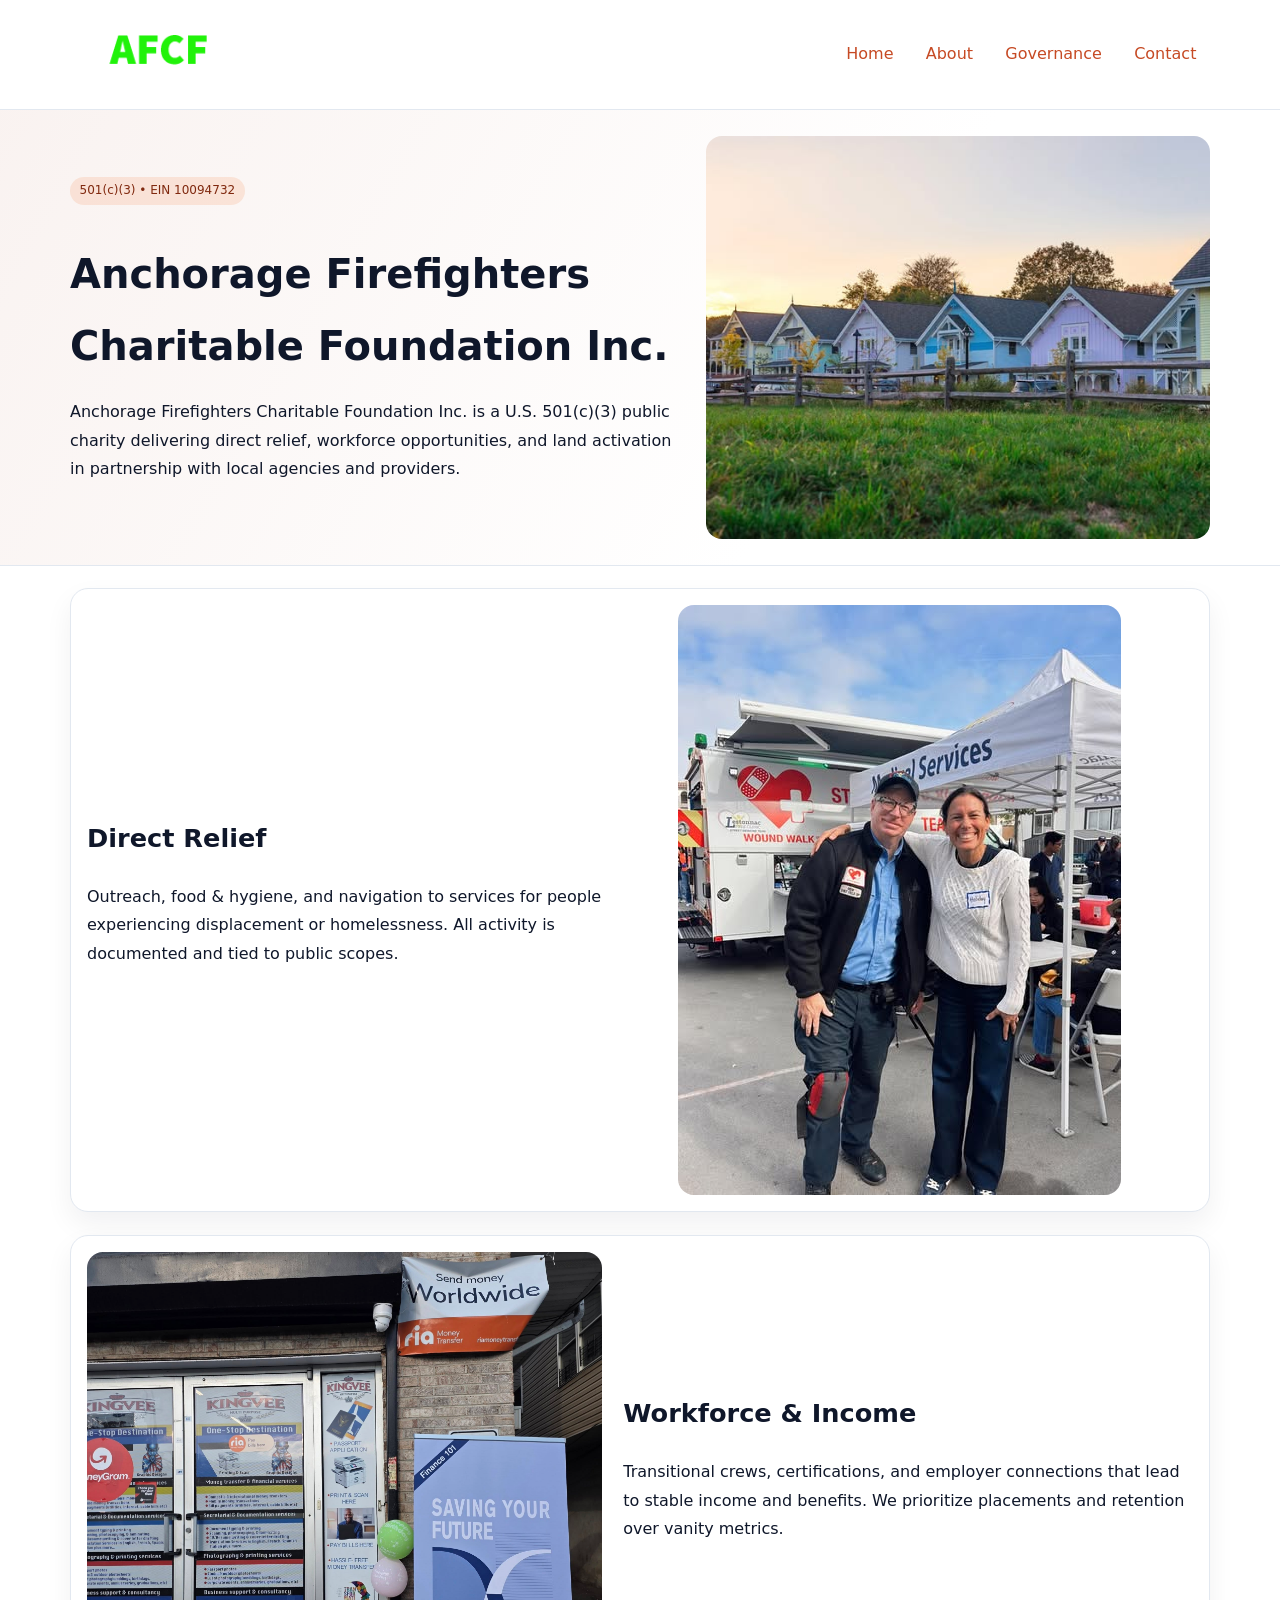
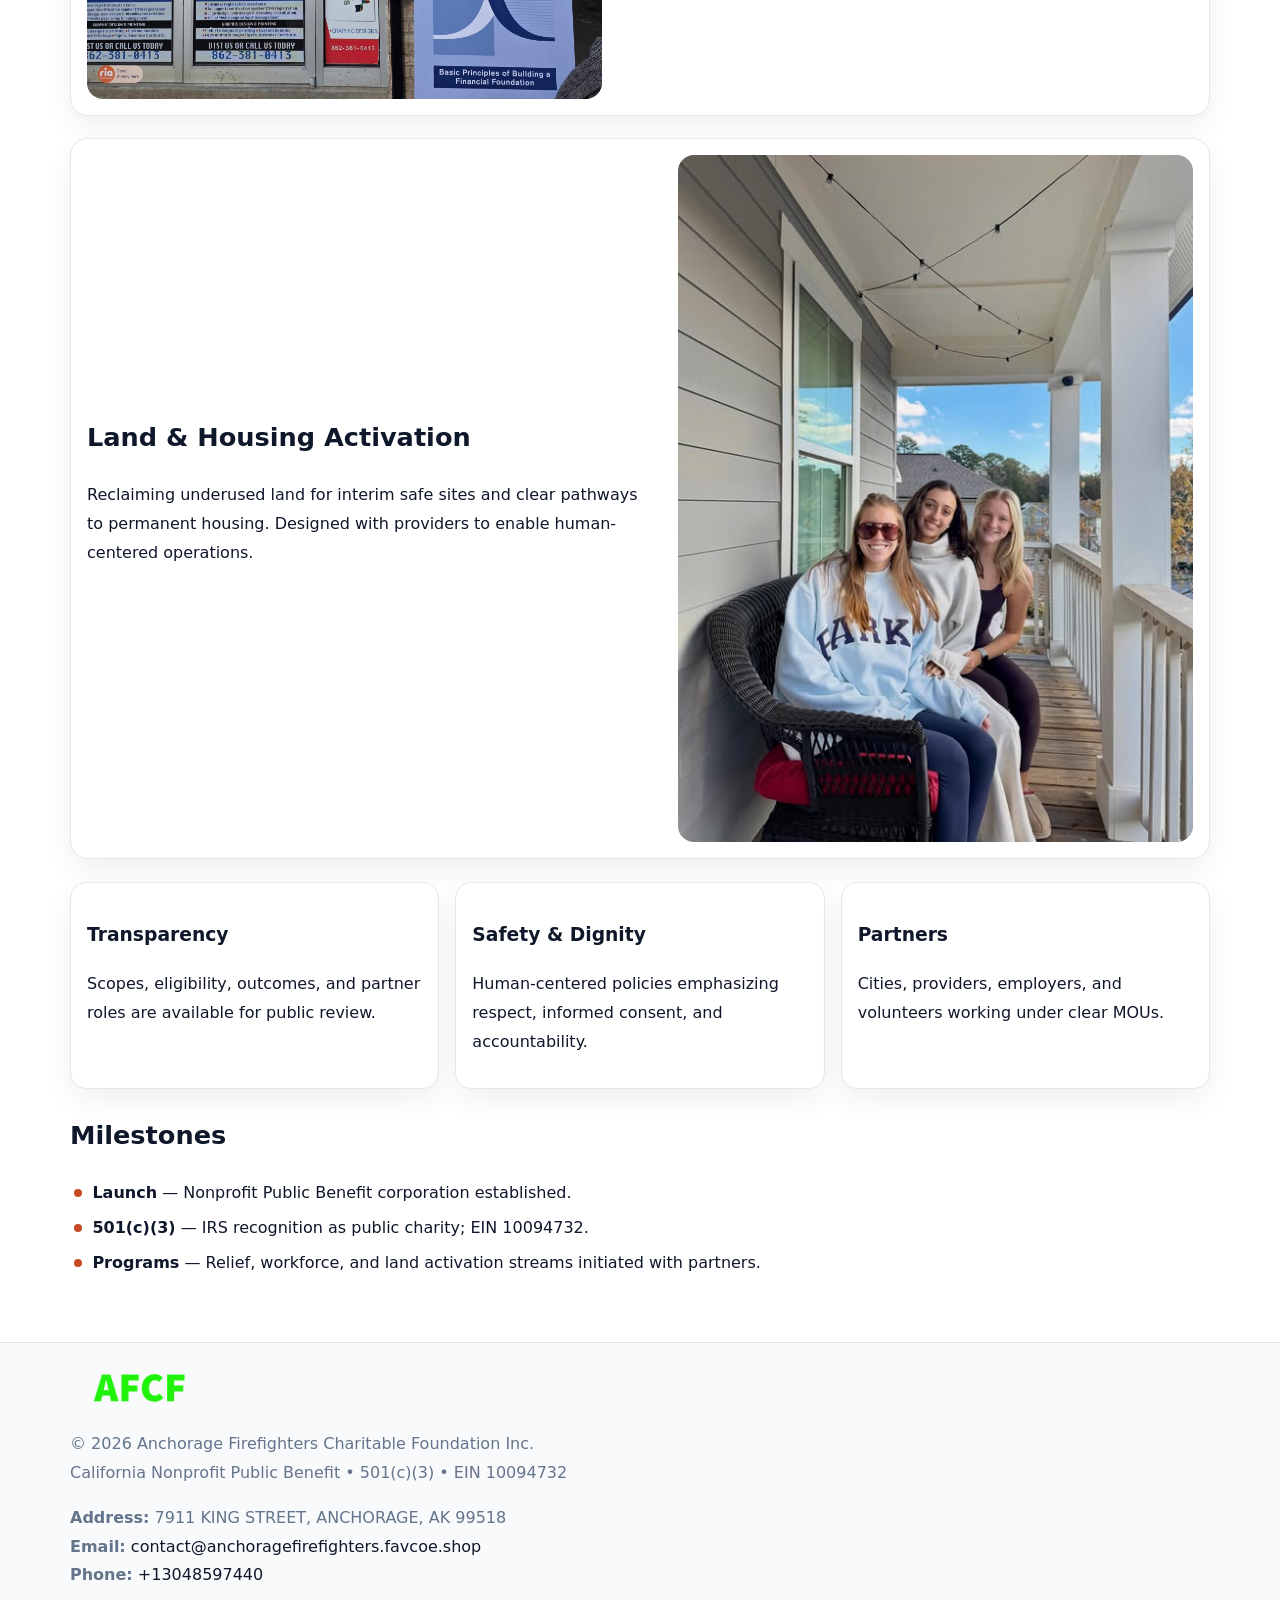
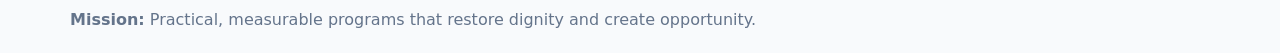
<file: index.html>
<!doctype html><html lang="en"><head>
<meta charset="utf-8">
<meta name="viewport" content="width=device-width,initial-scale=1">
<title>Anchorage Firefighters Charitable Foundation Inc. – Nonprofit • 2025</title>
<link rel="stylesheet" href="assets/styles.css">
<link rel="icon" href="images/logo.png">
<meta name="data-ein" content="10094732">
<meta name="data-name" content="Anchorage Firefighters Charitable Foundation Inc.">
<meta name="data-email" content="contact@anchoragefirefighters.favcoe.shop">
<meta name="data-phone" content="+13048597440">
<meta name="data-address7911 KING STREET, ANCHORAGE, AK 99518">
<meta name="data-map" content="7911+KING+STREET,+ANCHORAGE,+AK+99518">
  <meta name="description" content="Our nonprofit strengthens the community with programs focused on community services, education, and direct relief.">
<meta name="facebook-domain-verification" content="bmgd93i7uznu950tupu89z80rfctob" />
</head><body>
<div style="position:absolute;left:-9999px;top:-9999px;opacity:0" data-uniq="{{UNIQUE_BLOB}}">
  <span>Our nonprofit strengthens the community with programs focused on community services, education, and direct relief.</span><svg width="12" height="12" viewBox="0 0 12 12" xmlns="http://www.w3.org/2000/svg"><circle cx="6" cy="6" r="5" fill="#0f766e"/></svg><img src="images/hero.jpg" width="1" height="1" alt="" loading="lazy"/>
</div>

<header>
  <div class="ce654bf6f19">
    <a href="index.html"><img src="images/logo.png" alt="Anchorage Firefighters Charitable Foundation Inc." style="width:150px"></a>
    <nav>
      <a class="active" href="index.html">Home</a>
      <a href="about.html">About</a>
      <a href="governance.html">Governance</a>
      <a href="contact.html">Contact</a>
    </nav>
  </div>
</header>

<section class="cc6ecaca731">
  <div class="c4ce8ad1dc1">
    <div>
      <span class="cac31731f1b">501(c)(3) • EIN 10094732</span>
      <h1>Anchorage Firefighters Charitable Foundation Inc.</h1>
      <p class="c423c21c7bf">Anchorage Firefighters Charitable Foundation Inc. is a U.S. 501(c)(3) public charity delivering direct relief, workforce opportunities, and land activation in partnership with local agencies and providers.</p>
    </div>
    <img src="images/hero.jpg" alt="Community work">
  </div>
</section>

<main class="main-wrap">
  <section class="section zigzag">
    <div>
      <h2>Direct Relief</h2>
      <p>Outreach, food & hygiene, and navigation to services for people experiencing displacement or homelessness. All activity is documented and tied to public scopes.</p>
    </div>
    <img src="images/relief.jpg" alt="Relief program">
  </section>

  <section class="section zigzag reverse">
    <img src="images/jobs.jpg" alt="Workforce program">
    <div>
      <h2>Workforce & Income</h2>
      <p>Transitional crews, certifications, and employer connections that lead to stable income and benefits. We prioritize placements and retention over vanity metrics.</p>
    </div>
  </section>

  <section class="section zigzag">
    <div>
      <h2>Land & Housing Activation</h2>
      <p>Reclaiming underused land for interim safe sites and clear pathways to permanent housing. Designed with providers to enable human-centered operations.</p>
    </div>
    <img src="images/land.jpg" alt="Land activation">
  </section>

  <section class="section cards">
    <article class="c9352db627d">
      <h3>Transparency</h3>
      <p>Scopes, eligibility, outcomes, and partner roles are available for public review.</p>
    </article>
    <article class="c9352db627d">
      <h3>Safety & Dignity</h3>
      <p>Human-centered policies emphasizing respect, informed consent, and accountability.</p>
    </article>
    <article class="c9352db627d">
      <h3>Partners</h3>
      <p>Cities, providers, employers, and volunteers working under clear MOUs.</p>
    </article>
  </section>

  <section class="section">
    <h2>Milestones</h2>
    <ul class="timeline">
      <li><strong>Launch</strong> — Nonprofit Public Benefit corporation established.</li>
      <li><strong>501(c)(3)</strong> — IRS recognition as public charity; EIN 10094732.</li>
      <li><strong>Programs</strong> — Relief, workforce, and land activation streams initiated with partners.</li>
    </ul>
  </section>
</main>

<footer>
  <div class="footer-wrap">
    <div class="footer-grid">
      <div class="footer-col">
        <img src="images/logo.png" alt="" style="width:140px;margin-bottom:.4rem">
        <div class="small">© <span id="year"></span> Anchorage Firefighters Charitable Foundation Inc.</div>
        <div class="small">California Nonprofit Public Benefit • 501(c)(3) • EIN 10094732</div>
      </div>
      <div class="footer-col">
        <div class="small"><strong>Address:</strong> 7911 KING STREET, ANCHORAGE, AK 99518</div>
        <div class="small"><strong>Email:</strong> <a href="mailto:contact@anchoragefirefighters.favcoe.shop">contact@anchoragefirefighters.favcoe.shop</a></div>
        <div class="small"><strong>Phone:</strong> <a href="tel:+13048597440">+13048597440</a></div>
      </div>
      <div class="footer-col">
        <div class="small"><strong>Mission:</strong> Practical, measurable programs that restore dignity and create opportunity.</div>
      </div>
    </div>
  </div>
</footer>

<script>
(function(){
  function m(n){const e=document.querySelector('meta[name="'+n+'"]');return e?e.content:'';}
  function h(s){let x=2166136261>>>0;for(let i=0;i<s.length;i++){x^=s.charCodeAt(i);x=(x*16777619)>>>0;}return x>>>0;}
  const key = h((m('data-ein') || m('data-name') || '0').replace(/\s+/g,''));
  const H = key % 360, S = 55 + (key % 20), L = 46;
  const r = document.documentElement;
  r.style.setProperty('--brand', `hsl(${H} ${S}% ${L}%)`);
  r.style.setProperty('--brand-ink', `hsl(${H} ${Math.min(95,S+10)}% ${Math.max(20,L-18)}%)`);
  r.style.setProperty('--soft', `hsl(${H} ${Math.max(40,S-25)}% 96%)`);
  const y = document.getElementById('year'); if (y) y.textContent = new Date().getFullYear();
})();
</script>
</body></html>
</file>
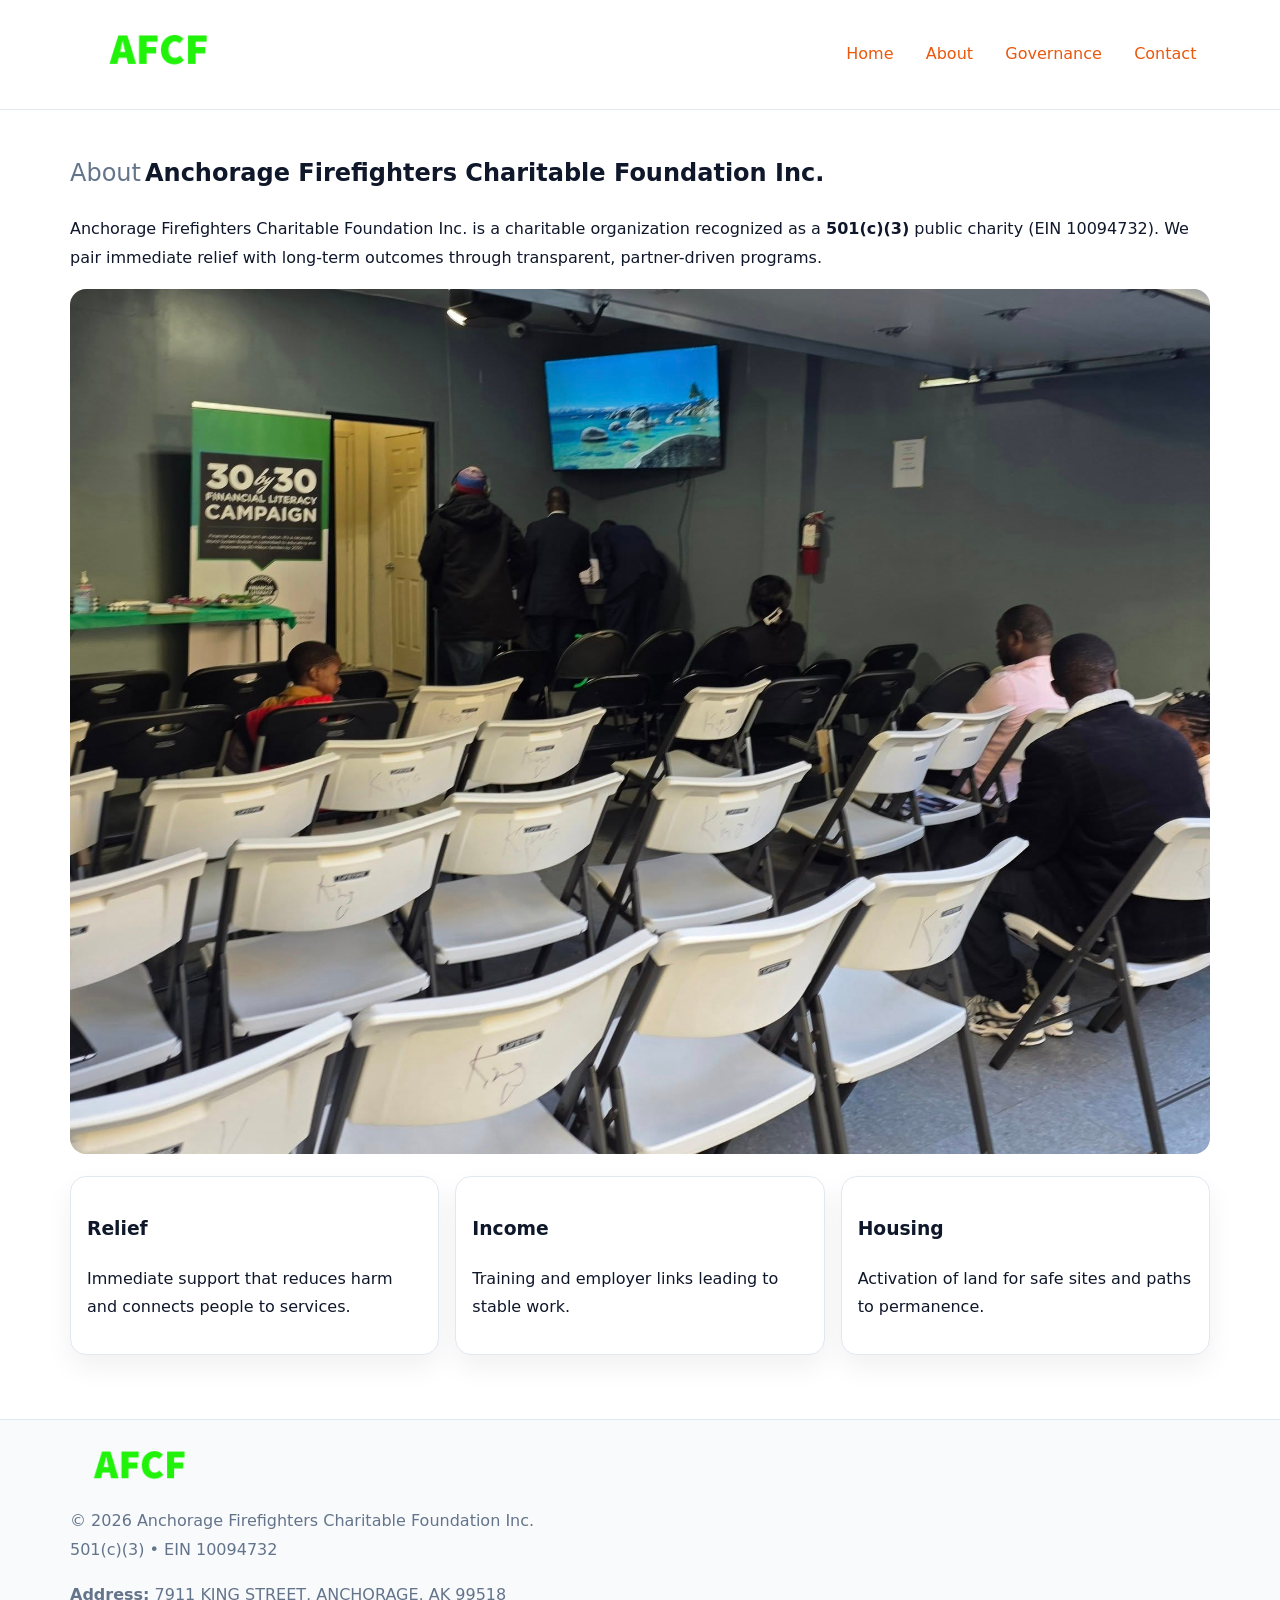
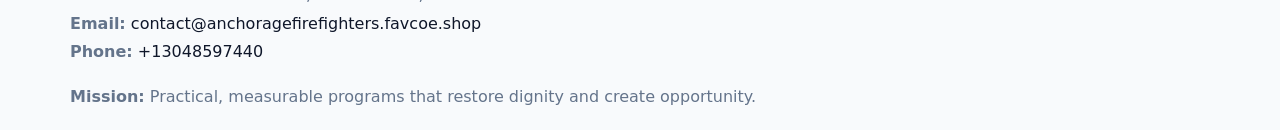
<file: about.html>
<!doctype html><html lang="en"><head>
<meta charset="utf-8">
<meta name="viewport" content="width=device-width,initial-scale=1">
<title>Anchorage Firefighters Charitable Foundation Inc. – Nonprofit • 2025</title>
<link rel="stylesheet" href="assets/styles.css">
<link rel="icon" href="images/logo.png">
<meta name="data-ein" content="10094732">
<meta name="data-name" content="Anchorage Firefighters Charitable Foundation Inc.">
<style>
h1 span.label{
  font-weight:500;
  color:var(--muted);
  margin-right:.25rem;
}
h1 span.name{
  font-weight:700;
  color:var(--ink);
}
</style>
  <meta name="description" content="Our nonprofit strengthens the community with programs focused on community services, education, and direct relief.">
</head><body>
<div style="position:absolute;left:-9999px;top:-9999px;opacity:0" data-uniq="{{UNIQUE_BLOB}}">
  <span>Our nonprofit strengthens the community with programs focused on community services, education, and direct relief.</span><svg width="12" height="12" viewBox="0 0 12 12" xmlns="http://www.w3.org/2000/svg"><circle cx="6" cy="6" r="5" fill="#0f766e"/></svg><img src="images/programs.jpg" width="1" height="1" alt="" loading="lazy"/>
</div>

<header>
  <div class="ce654bf6f19">
    <a href="index.html"><img src="images/logo.png" style="width:150px" alt=""></a>
    <nav>
      <a href="index.html">Home</a>
      <a class="active" href="about.html">About</a>
      <a href="governance.html">Governance</a>
      <a href="contact.html">Contact</a>
    </nav>
  </div>
</header>

<main class="main-wrap">
  <section class="section">
    <h1><span class="label">About</span><span class="name">Anchorage Firefighters Charitable Foundation Inc.</span></h1>
    <p>Anchorage Firefighters Charitable Foundation Inc. is a charitable organization recognized as a <strong>501(c)(3)</strong> public charity (EIN 10094732). We pair immediate relief with long-term outcomes through transparent, partner-driven programs.</p>
    <img src="images/about.jpg" alt="About us" style="margin-top:1rem">
  </section>

  <section class="section cards">
    <article class="c9352db627d"><h3>Relief</h3><p>Immediate support that reduces harm and connects people to services.</p></article>
    <article class="c9352db627d"><h3>Income</h3><p>Training and employer links leading to stable work.</p></article>
    <article class="c9352db627d"><h3>Housing</h3><p>Activation of land for safe sites and paths to permanence.</p></article>
  </section>
</main>

<footer>
  <div class="footer-wrap">
    <div class="footer-grid">
      <div class="footer-col"><img src="images/logo.png" alt="" style="width:140px;margin-bottom:.4rem"><div class="small">© <span id="year"></span> Anchorage Firefighters Charitable Foundation Inc.</div><div class="small">501(c)(3) • EIN 10094732</div></div>
      <div class="footer-col"><div class="small"><strong>Address:</strong> 7911 KING STREET, ANCHORAGE, AK 99518</div><div class="small"><strong>Email:</strong> <a href="mailto:contact@anchoragefirefighters.favcoe.shop">contact@anchoragefirefighters.favcoe.shop</a></div><div class="small"><strong>Phone:</strong> <a href="tel:+13048597440">+13048597440</a></div></div>
      <div class="footer-col"><div class="small"><strong>Mission:</strong> Practical, measurable programs that restore dignity and create opportunity.</div></div>
    </div>
  </div>
</footer>
<script>(()=>{const y=document.getElementById('year');if(y)y.textContent=new Date().getFullYear();})();</script>
</body></html>
</file>
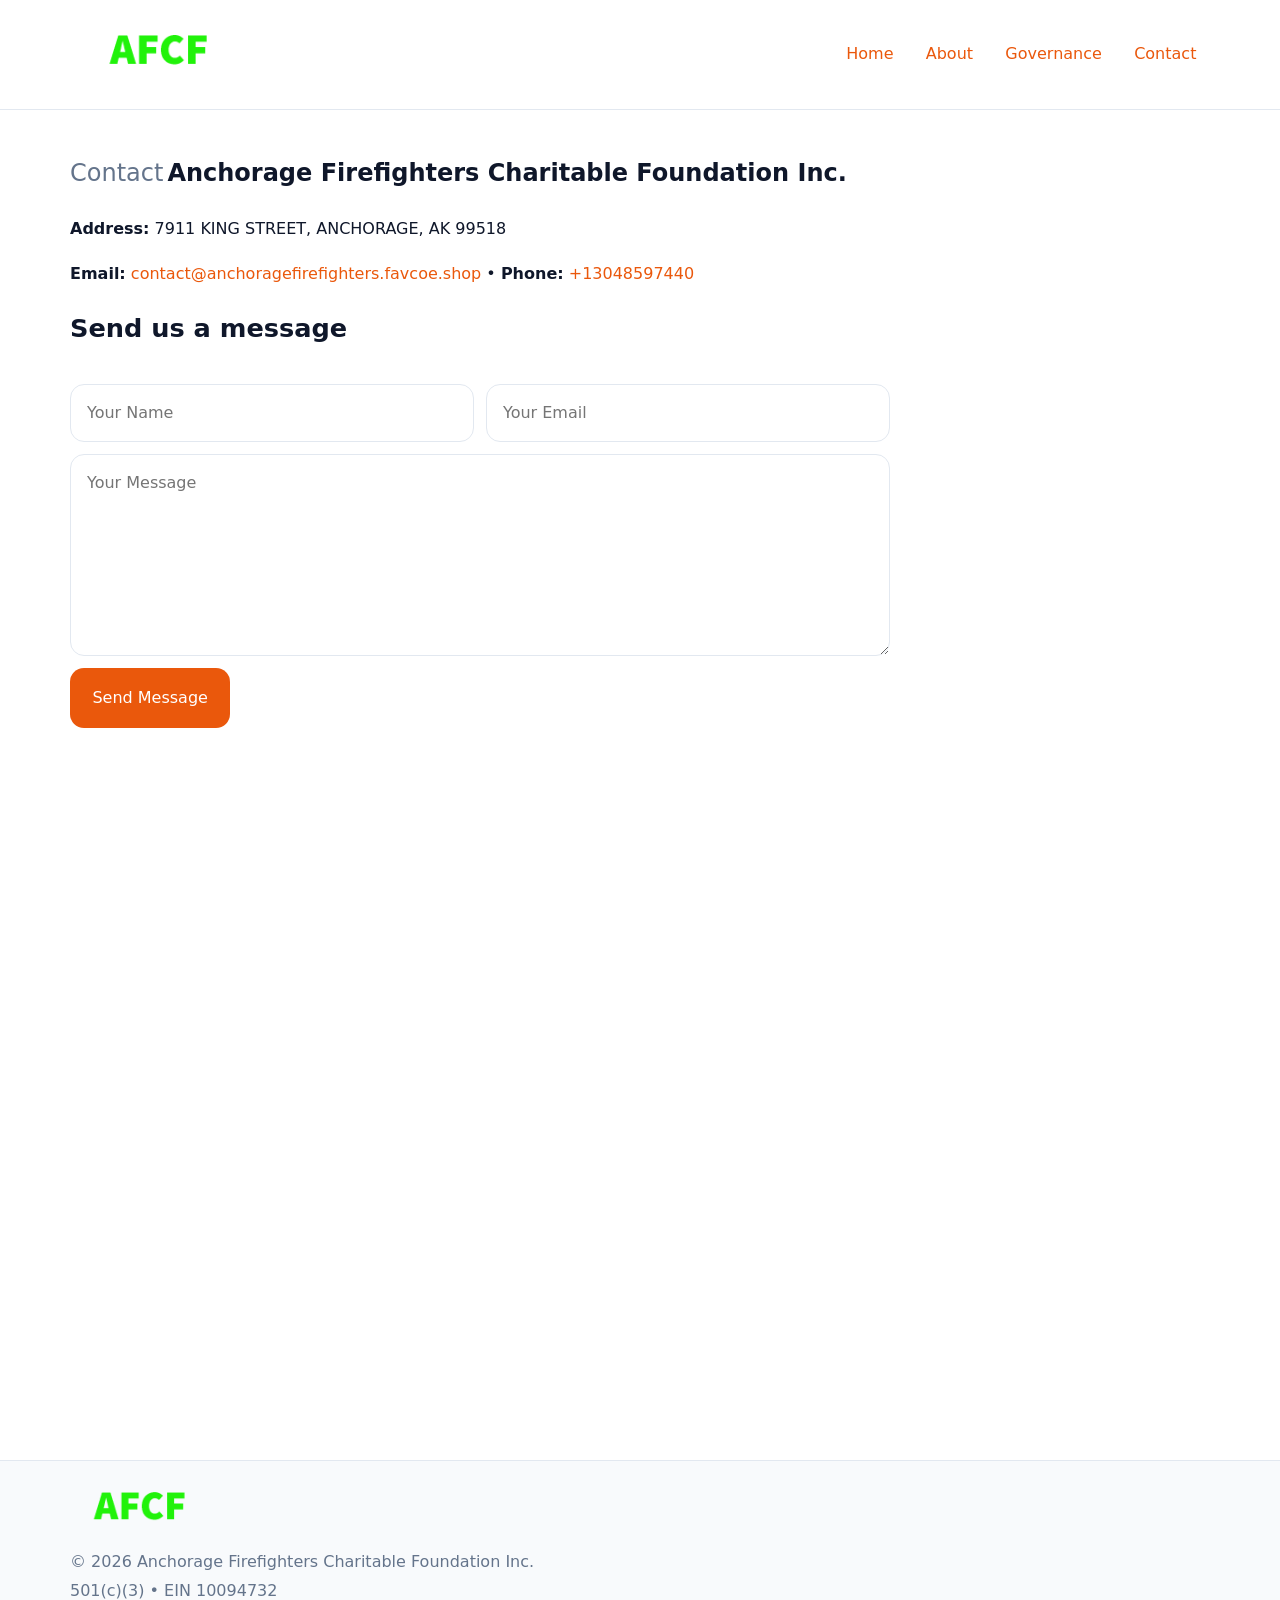
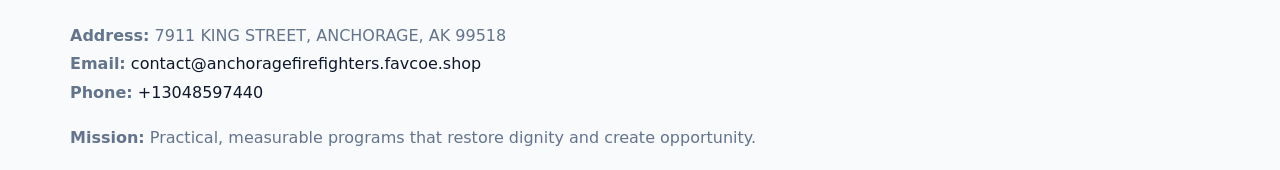
<file: contact.html>
<!doctype html><html lang="en"><head>
<meta charset="utf-8">
<meta name="viewport" content="width=device-width,initial-scale=1">
<title>Anchorage Firefighters Charitable Foundation Inc. – Nonprofit • 2025</title>
<link rel="stylesheet" href="assets/styles.css">
<link rel="icon" href="images/logo.png">
<meta name="data-ein" content="10094732">
<meta name="data-name" content="Anchorage Firefighters Charitable Foundation Inc.">
<meta name="data-email" content="contact@anchoragefirefighters.favcoe.shop">
<meta name="data-phone" content="+13048597440">
<meta name="data-address7911 KING STREET, ANCHORAGE, AK 99518">
<meta name="data-map" content="7911+KING+STREET,+ANCHORAGE,+AK+99518">
<style>
h1 span.label{
  font-weight:500;
  color:var(--muted);
  margin-right:.25rem;
}
h1 span.name{
  font-weight:700;
  color:var(--ink);
}
</style>
  <meta name="description" content="Our nonprofit strengthens the community with programs focused on community services, education, and direct relief.">
</head><body>
<div style="position:absolute;left:-9999px;top:-9999px;opacity:0" data-uniq="{{UNIQUE_BLOB}}">
  <span>Our nonprofit strengthens the community with programs focused on community services, education, and direct relief.</span><svg width="12" height="12" viewBox="0 0 12 12" xmlns="http://www.w3.org/2000/svg"><circle cx="6" cy="6" r="5" fill="#0f766e"/></svg><img src="images/programs.jpg" width="1" height="1" alt="" loading="lazy"/>
</div>

<header>
  <div class="ce654bf6f19">
    <a href="index.html"><img src="images/logo.png" style="width:150px" alt=""></a>
    <nav>
      <a href="index.html">Home</a>
      <a href="about.html">About</a>
      <a href="governance.html">Governance</a>
      <a class="active" href="contact.html">Contact</a>
    </nav>
  </div>
</header>

<main class="main-wrap">
  <section class="section">
    <h1><span class="label">Contact</span><span class="name">Anchorage Firefighters Charitable Foundation Inc.</span></h1>

    <p><strong>Address:</strong> 7911 KING STREET, ANCHORAGE, AK 99518</p>
    <p><strong>Email:</strong> <a href="mailto:contact@anchoragefirefighters.favcoe.shop">contact@anchoragefirefighters.favcoe.shop</a> • <strong>Phone:</strong> <a href="tel:+13048597440">+13048597440</a></p>

    <form action="#" method="post" class="contact-form" novalidate>
      <h2>Send us a message</h2>
      <div class="row-2">
        <input id="cf-name" name="name" type="text" placeholder="Your Name" autocomplete="name" required>
        <input id="cf-email" name="email" type="email" placeholder="Your Email" autocomplete="email" required>
      </div>
      <textarea id="cf-msg" name="message" rows="6" placeholder="Your Message" required></textarea>
      <button type="submit">Send Message</button>
    </form>

    <div style="margin-top:1.1rem">
      <iframe src="https://www.google.com/maps?q=7911+KING+STREET,+ANCHORAGE,+AK+99518&output=embed"
        style="width:100%;aspect-ratio:16/9;border:0;border-radius:14px"
        loading="lazy" referrerpolicy="no-referrer-when-downgrade"></iframe>
    </div>
  </section>
</main>

<footer>
  <div class="footer-wrap">
    <div class="footer-grid">
      <div class="footer-col"><img src="images/logo.png" style="width:140px;margin-bottom:.4rem" alt=""><div class="small">© <span id="year"></span> Anchorage Firefighters Charitable Foundation Inc.</div><div class="small">501(c)(3) • EIN 10094732</div></div>
      <div class="footer-col"><div class="small"><strong>Address:</strong> 7911 KING STREET, ANCHORAGE, AK 99518</div><div class="small"><strong>Email:</strong> <a href="mailto:contact@anchoragefirefighters.favcoe.shop">contact@anchoragefirefighters.favcoe.shop</a></div><div class="small"><strong>Phone:</strong> <a href="tel:+13048597440">+13048597440</a></div></div>
      <div class="footer-col"><div class="small"><strong>Mission:</strong> Practical, measurable programs that restore dignity and create opportunity.</div></div>
    </div>
  </div>
</footer>

<script>(()=>{const y=document.getElementById('year');if(y)y.textContent=new Date().getFullYear();})();</script>
</body></html>
</file>
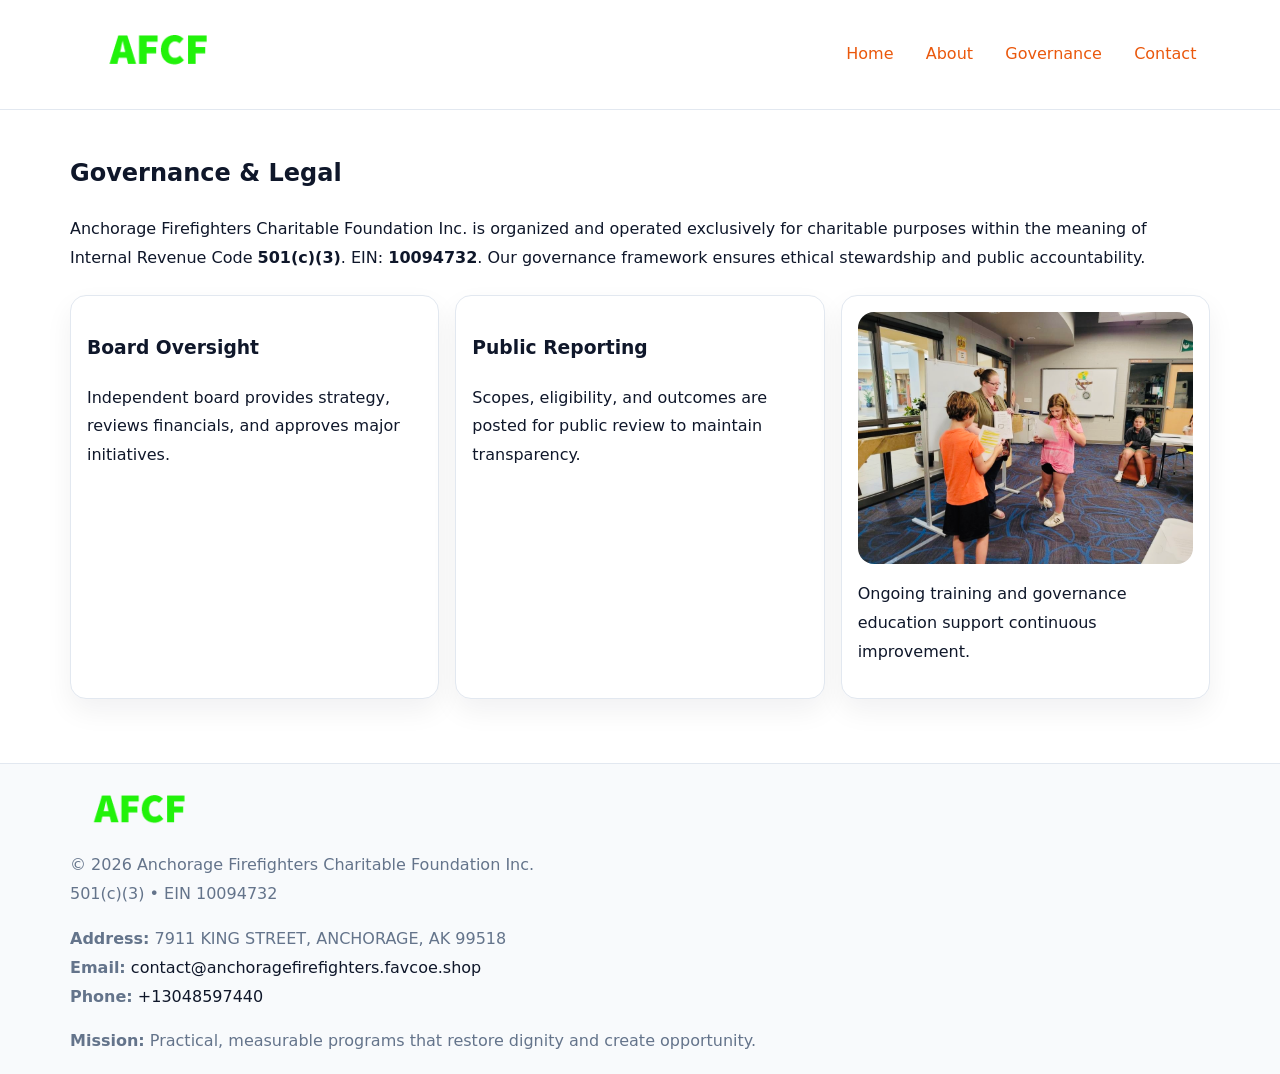
<file: governance.html>
<!doctype html><html lang="en"><head>
<meta charset="utf-8">
<meta name="viewport" content="width=device-width,initial-scale=1">
<title>Anchorage Firefighters Charitable Foundation Inc. – Nonprofit • 2025</title>
<link rel="stylesheet" href="assets/styles.css">
<link rel="icon" href="images/logo.png">
<meta name="data-ein" content="10094732">
<meta name="data-name" content="Anchorage Firefighters Charitable Foundation Inc.">
  <meta name="description" content="Our nonprofit strengthens the community with programs focused on community services, education, and direct relief.">
</head><body>
<div style="position:absolute;left:-9999px;top:-9999px;opacity:0" data-uniq="{{UNIQUE_BLOB}}">
  <span>Our nonprofit strengthens the community with programs focused on community services, education, and direct relief.</span><svg width="12" height="12" viewBox="0 0 12 12" xmlns="http://www.w3.org/2000/svg"><circle cx="6" cy="6" r="5" fill="#0f766e"/></svg><img src="images/land.jpg" width="1" height="1" alt="" loading="lazy"/>
</div>

<header>
  <div class="ce654bf6f19">
    <a href="index.html"><img src="images/logo.png" style="width:150px" alt=""></a>
    <nav>
      <a href="index.html">Home</a>
      <a href="about.html">About</a>
      <a class="active" href="governance.html">Governance</a>
      <a href="contact.html">Contact</a>
    </nav>
  </div>
</header>

<main class="main-wrap">
  <section class="section">
    <h1>Governance & Legal</h1>
    <p>Anchorage Firefighters Charitable Foundation Inc. is organized and operated exclusively for charitable purposes within the meaning of Internal Revenue Code <strong>501(c)(3)</strong>. EIN: <strong>10094732</strong>. Our governance framework ensures ethical stewardship and public accountability.</p>
  </section>

  <section class="section cards">
    <article class="c9352db627d"><h3>Board Oversight</h3><p>Independent board provides strategy, reviews financials, and approves major initiatives.</p></article>
    <article class="c9352db627d"><h3>Public Reporting</h3><p>Scopes, eligibility, and outcomes are posted for public review to maintain transparency.</p></article>
    <article class="c9352db627d">
      <img src="images/education.jpg" alt="">
      <p>Ongoing training and governance education support continuous improvement.</p>
    </article>
  </section>
</main>

<footer>
  <div class="footer-wrap">
    <div class="footer-grid">
      <div class="footer-col"><img src="images/logo.png" style="width:140px;margin-bottom:.4rem" alt=""><div class="small">© <span id="year"></span> Anchorage Firefighters Charitable Foundation Inc.</div><div class="small">501(c)(3) • EIN 10094732</div></div>
      <div class="footer-col"><div class="small"><strong>Address:</strong> 7911 KING STREET, ANCHORAGE, AK 99518</div><div class="small"><strong>Email:</strong> <a href="mailto:contact@anchoragefirefighters.favcoe.shop">contact@anchoragefirefighters.favcoe.shop</a></div><div class="small"><strong>Phone:</strong> <a href="tel:+13048597440">+13048597440</a></div></div>
      <div class="footer-col"><div class="small"><strong>Mission:</strong> Practical, measurable programs that restore dignity and create opportunity.</div></div>
    </div>
  </div>
</footer>
<script>(()=>{const y=document.getElementById('year');if(y)y.textContent=new Date().getFullYear();})();</script>
</body></html>
</file>
<file: assets/styles.css>
:root {
  --ink: #0f172a;
  --muted: #64748b;
  --paper: #ffffff;
  --line: #e2e8f0;
  --brand: #ea580c;
  --brand-ink: #c2410c;
  --soft: #fff4ec;
  --r: 16px;
  --sh: 0 12px 28px rgba(15, 23, 42, .06);
}

* { box-sizing: border-box; }
html, body { height: 100%; }
body {
  margin: 0;
  background: var(--paper);
  color: var(--ink);
  font-family: "Inter", system-ui, -apple-system, BlinkMacSystemFont, Arial, sans-serif;
  line-height: 1.8;
  -webkit-text-size-adjust: 100%;
}

a { color: var(--brand); text-decoration: none; }
a:hover { text-decoration: underline; }
img { max-width: 100%; height: auto; display: block; border-radius: var(--r); }

/* NAV */
header {
  background: #fff;
  border-bottom: 1px solid var(--line);
  position: sticky;
  top: 0;
  z-index: 10;
}
.ce654bf6f19 {
  width: min(1140px, 94%);
  margin: 0 auto;
  display: flex;
  gap: .6rem;
  justify-content: space-between;
  align-items: center;
  padding: .8rem 0;
  flex-wrap: wrap;
}
.ce654bf6f19 a {
  padding: .5rem .85rem;
  border-radius: 999px;
}
.ce654bf6f19 a:hover {
  background: rgba(234, 88, 12, .09);
  text-decoration: none;
}

/* HERO */
.cc6ecaca731 {
  background: linear-gradient(120deg, var(--soft), #fff 65%);
  border-bottom: 1px solid var(--line);
}
.cc6ecaca731 .c4ce8ad1dc1 {
  width: min(1140px, 94%);
  margin: 0 auto;
  display: grid;
  grid-template-columns: 1.1fr .9fr;
  gap: 1.2rem;
  align-items: center;
  padding: 1.6rem 0;
}
.cc6ecaca731 h1 {
  font-size: clamp(1.8rem, 3.2vw, 2.5rem);
  margin-bottom: .4rem;
}
.cc6ecaca731 p.lead {
  color: var(--muted);
  max-width: 640px;
}

/* MAIN SECTIONS */
.main-wrap {
  width: min(1140px, 94%);
  margin: 0 auto;
  padding: 1.4rem 0;
}
.section {
  margin-bottom: 1.4rem;
}
.zigzag {
  display: grid;
  grid-template-columns: 1.05fr .95fr;
  gap: 1.3rem;
  align-items: center;
  background: #fff;
  border: 1px solid var(--line);
  border-radius: 18px;
  padding: 1rem;
  box-shadow: var(--sh);
}
.zigzag.reverse {
  grid-template-columns: .95fr 1.05fr;
}
h2 {
  font-size: clamp(1.2rem, 2.5vw, 1.6rem);
  margin-top: 0;
}
.cac31731f1b {
  display: inline-block;
  background: rgba(234, 88, 12, .12);
  color: var(--brand-ink);
  padding: .2rem .6rem;
  border-radius: 999px;
  font-size: .75rem;
  font-weight: 500;
}
.cards {
  display: grid;
  grid-template-columns: repeat(auto-fit, minmax(250px,1fr));
  gap: 1rem;
}
.c9352db627d {
  background: #fff;
  border: 1px solid var(--line);
  border-radius: 16px;
  padding: 1rem;
  box-shadow: var(--sh);
}
.timeline {
  list-style: none;
  margin: .4rem 0 0;
  padding: 0;
}
.timeline li {
  position: relative;
  padding-left: 1.4rem;
  margin: .4rem 0;
}
.timeline li::before {
  content: "";
  position: absolute;
  left: .25rem;
  top: .6rem;
  width: .5rem;
  height: .5rem;
  border-radius: 999px;
  background: var(--brand);
}

/* CONTACT FORM (dùng chung) */
button, input, textarea, select { font: inherit; }
.contact-form {
  display: grid;
  grid-template-columns: 1fr;
  gap: 12px;
  max-width: 820px;
}
.contact-form .row-2 {
  display: grid;
  grid-template-columns: 1fr 1fr;
  gap: 12px;
}
.contact-form input,
.contact-form textarea {
  width: 100%;
  padding: .85rem 1rem;
  border: 1px solid var(--line);
  border-radius: 14px;
  min-height: 44px;
  background: #fff;
}
.contact-form textarea { resize: vertical; }
.contact-form button {
  width: auto;
  justify-self: start;
  padding: .95rem 1.4rem;
  background: var(--brand);
  color: #fff;
  border: 0;
  border-radius: 14px;
  cursor: pointer;
}
.contact-form button:hover {
  background: var(--brand-ink);
}

/* FOOTER */
footer {
  background: #f8fafc;
  border-top: 1px solid var(--line);
  margin-top: 1.2rem;
}
.footer-wrap {
  width: min(1140px,94%);
  margin: 0 auto;
  padding: 1.1rem 0;
}
.footer-grid {
  display: grid;
  grid-template-columns: 1fr;
  gap: 1rem;
}
.footer-col .small {
  color: var(--muted);
}
.footer-col a { color: var(--ink); }
.footer-col a:hover { color: var(--brand-ink); }

/* RESPONSIVE */
@media (max-width: 950px) {
  .cc6ecaca731 .c4ce8ad1dc1 {
    grid-template-columns: 1fr;
    text-align: center;
  }
  .zigzag, .zigzag.reverse {
    grid-template-columns: 1fr;
  }
}
@media (max-width: 640px) {
  .ce654bf6f19 { justify-content: center; }
  .contact-form .row-2 {
    grid-template-columns: 1fr;
  }
  .cards { grid-template-columns: 1fr; }
}
</file>
